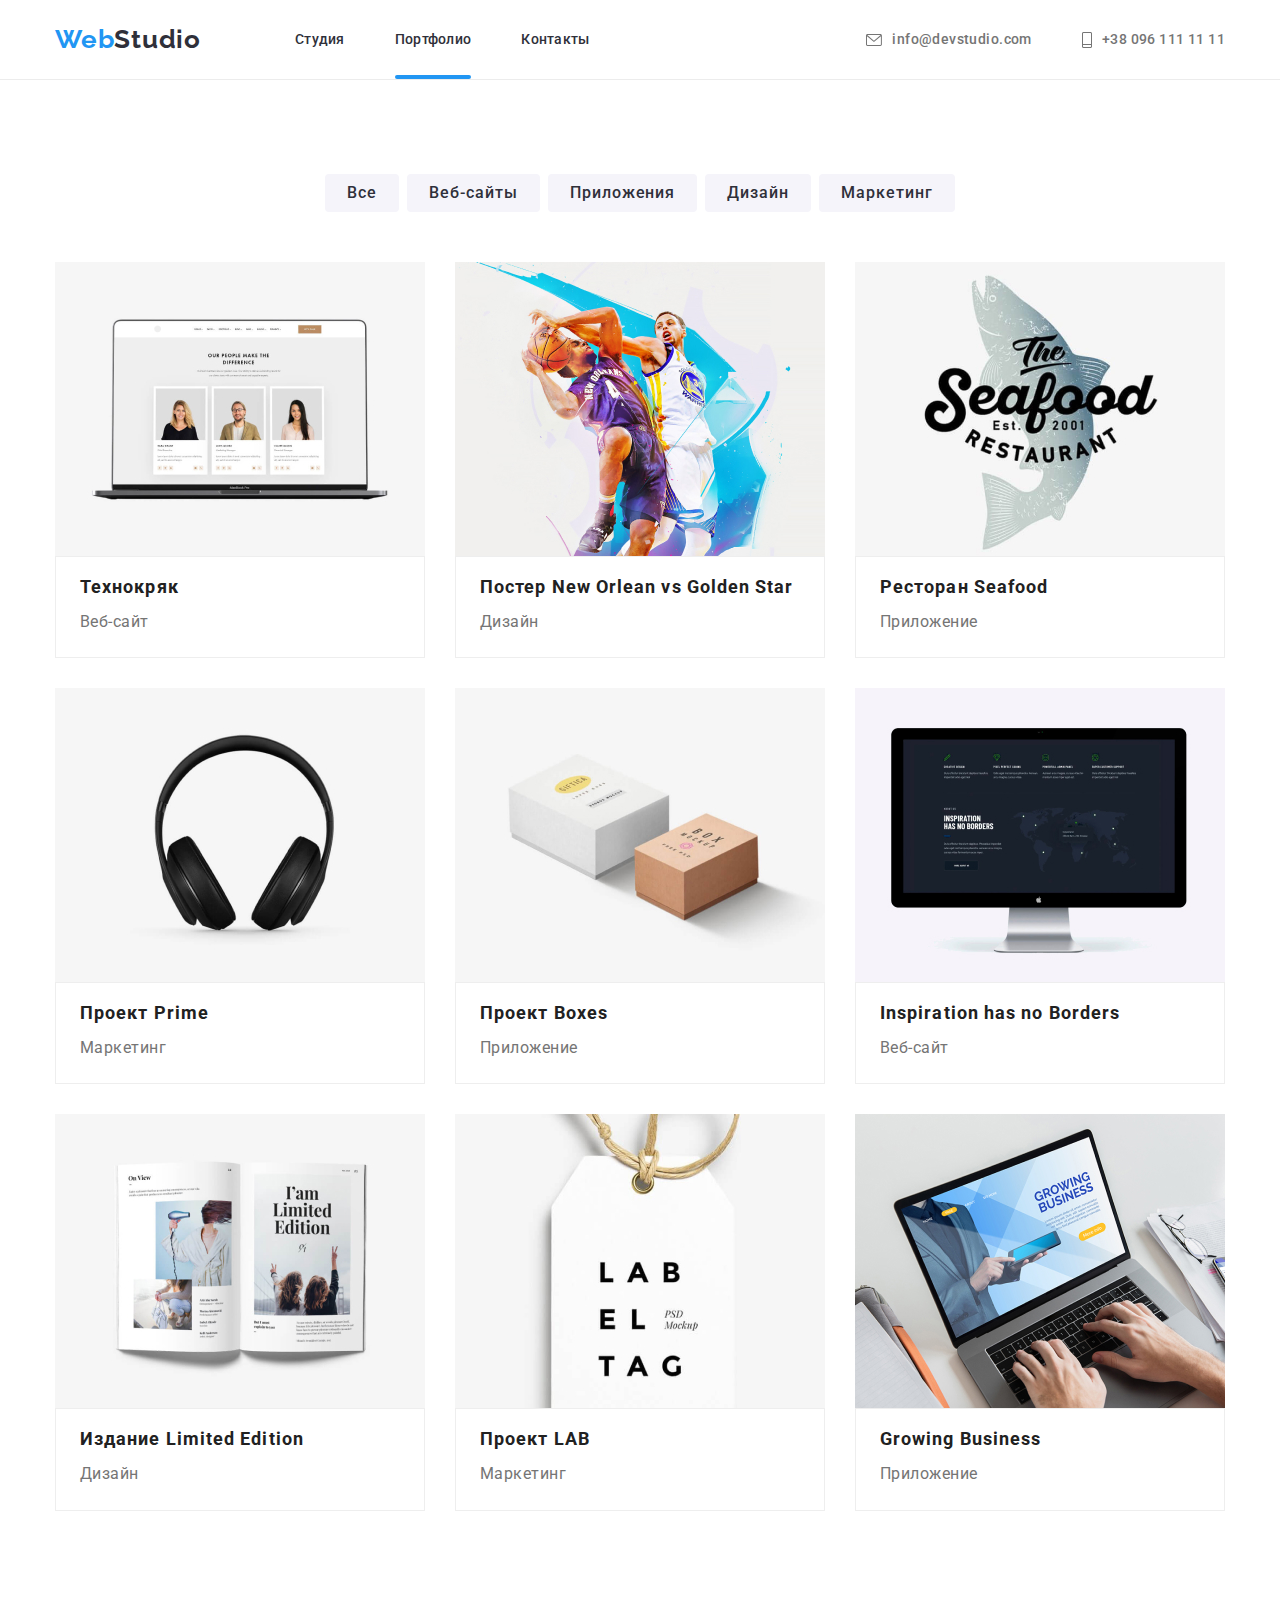
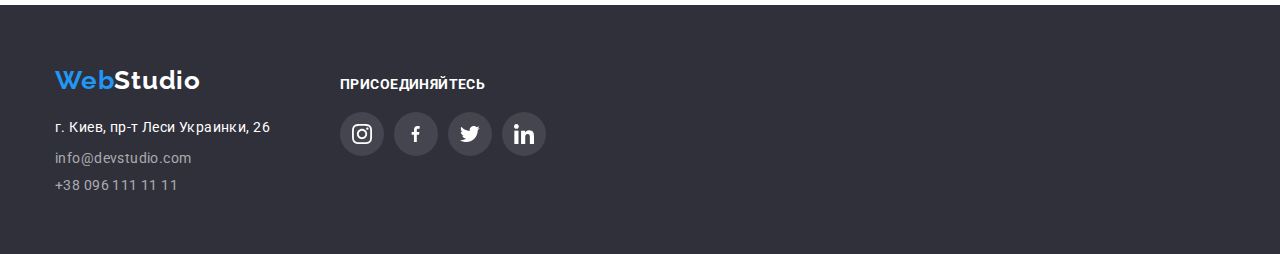
<file: portfolio.html>
<!DOCTYPE html>
<html lang="en">

<head>
    <meta charset="UTF-8" />
    <meta http-equiv="X-UA-Compatible" content="IE=edge" />
    <meta name="viewport" content="width=device-width, initial-scale=1.0" />
    <link rel="preconnect" href="https://fonts.gstatic.com" crossorigin />
    <link href="https://fonts.googleapis.com/css2?family=Raleway:wght@700&family=Roboto:wght@400;500;700;900&display=swap" rel="stylesheet" />
    <link rel="stylesheet" type="text/css" href="./modern-normalize.css" />
    <link rel="stylesheet" type="text/css" href="./styles/style.css" />
    <title>Document</title>
</head>

<body>
    <!--HEADER-->
    <header>
        <div class="container container-nav">
            <nav class="nav">
                <a href="" class="nav_logo">Web<span>Studio</span></a>

                <ul class="menu">
                    <li><a href="./index.html" class="menu-link">Студия</a></li>
                    <li><a href="" class="current menu-link ">Портфолио</a></li>
                    <li><a href="" class="menu-link">Контакты</a></li>
                </ul>
            </nav>

            <ul class="contacts">
                <li class="contacts-item">
                    <a href="mailto:info@devstudio.com" class="mail">
                        <svg class="contact-icons" width="16" height="12" fill="color: #757575">
              <use
                href="./images/symbol-defs.svg#icon-envelope-hover"
              ></use></svg
            >info@devstudio.com</a
          >
        </li>
        <li class="contacts-item">
          <a href="tel:+380961111111" class="tel"
            ><svg class="contact-icons" width="10" height="16">
              <use href="./images/symbol-defs.svg#icon-Vector-11"></use></svg
            >+38 096 111 11 11</a
          >
        </li>
      </ul>
    </div>
  </header>

    <main>
      <section class="section">
        <div class="container">
          <!--скрыть-->
          <h1 class="our-works">Наши Работы</h1>
          <!--скрыть-->

          <ul class="button-list">
            <li><button type="button" class="buttons">Все</button></li>
            <li><button type="button" class="buttons">Веб-сайты</button></li>
            <li><button type="button" class="buttons">Приложения</button></li>
            <li><button type="button" class="buttons">Дизайн</button></li>
            <li><button type="button" class="buttons">Маркетинг</button></li>
          </ul>

          <ul class="portfolio-list">
            <li class="cards">
              <a href="" class="cards-link">
                <div class="cards-main">
                  <img
                    src="./images/portfolio/img.jpg"
                    alt="Технокряк"
                    width="370"
                    class="cards-img"
                  />
                  <div class="product-overlay"><p>Ресурс предлагает комплексные предложения с разным уровнем функционала и сервисов. Все это позволит посетителю получить исчерпывающие сведения о компании или частном лице.</p>  </div>
                </div>
                <div class="cards-info">
                  <h2 class="cards-h2">Технокряк</h2>
                  <p class="cards-p">Веб-сайт</p>
                </div>
              </a>
            </li>
            <li class="cards">
              <a href="" class="cards-link">
                <div class="cards-main">
                  <img
                    src="./images/portfolio/img-1.jpg"
                    alt=" Постер New Orlean vs Golden Star
                    "
                    width="370"
                  />
                  <div class="product-overlay"><p>Ресурс предлагает комплексные предложения с разным уровнем функционала и сервисов. Все это позволит посетителю получить исчерпывающие сведения о компании или частном лице.</p>   </div>
                </div>
                <div class="cards-info">
                  <h2 class="cards-h2">Постер New Orlean vs Golden Star</h2>
                  <p class="cards-p">Дизайн</p>
                </div>
              </a>
            </li>
            <li class="cards">
              <a href="" class="cards-link">
                <div class="cards-main">
                  <img
                    src="./images/portfolio/img-2.jpg"
                    alt="Ресторан Seafood "
                    width="370"
                  />
                  <div class="product-overlay"><p>Ресурс предлагает комплексные предложения с разным уровнем функционала и сервисов. Все это позволит посетителю получить исчерпывающие сведения о компании или частном лице.</p>  </div>
                </div>
                <div class="cards-info">
                  <h2 class="cards-h2">Ресторан Seafood</h2>
                  <p class="cards-p">Приложение</p>
                </div>
              </a>
            </li>
            <li class="cards">
              <a href="" class="cards-link">
                <div class="cards-main">
                  <img
                    src="./images/portfolio/img-3.jpg"
                    alt="Проект Prime "
                    width="370"
                  />
                  <div class="product-overlay"><p>Ресурс предлагает комплексные предложения с разным уровнем функционала и сервисов. Все это позволит посетителю получить исчерпывающие сведения о компании или частном лице.</p>  </div>
                </div>
                <div class="cards-info">
                  <h2 class="cards-h2">Проект Prime</h2>
                  <p class="cards-p">Маркетинг</p>
                </div>
              </a>
            </li>
            <li class="cards">
              <a href="" class="cards-link">
                <div class="cards-main">
                  <img
                    src="./images/portfolio/img-4.jpg"
                    alt=" Проект Boxes"
                    width="370"
                  />
                  <div class="product-overlay"><p>Ресурс предлагает комплексные предложения с разным уровнем функционала и сервисов. Все это позволит посетителю получить исчерпывающие сведения о компании или частном лице.</p>   </div>
                </div>
                <div class="cards-info">
                  <h2 class="cards-h2">Проект Boxes</h2>
                  <p class="cards-p">Приложение</p>
                </div>
              </a>
            </li>
            <li class="cards">
              <a href="" class="cards-link">
                <div class="cards-main">
                  <img
                    src="./images/portfolio/img-5.jpg"
                    alt="Inspiration has no Borders "
                    width="370"
                  />
                  <div class="product-overlay"><p>Ресурс предлагает комплексные предложения с разным уровнем функционала и сервисов. Все это позволит посетителю получить исчерпывающие сведения о компании или частном лице.</p>   </div>
                </div>
                <div class="cards-info">
                  <h2 class="cards-h2">Inspiration has no Borders</h2>
                  <p class="cards-p">Веб-сайт</p>
                </div>
              </a>
            </li>
            <li class="cards">
              <a href="" class="cards-link">
                <div class="cards-main">
                  <img
                    src="./images/portfolio/img-6.jpg"
                    alt="Издание Limited Edition"
                    width="370"
                  />
                  <div class="product-overlay"><p>Ресурс предлагает комплексные предложения с разным уровнем функционала и сервисов. Все это позволит посетителю получить исчерпывающие сведения о компании или частном лице.</p>  </div>
                </div>
                <div class="cards-info">
                  <h2 class="cards-h2">Издание Limited Edition</h2>
                  <p class="cards-p">Дизайн</p>
                </div>
              </a>
            </li>
            <li class="cards">
              <a href="" class="cards-link">
                <div class="cards-main">
                  <img
                    src="./images/portfolio/img-7.jpg"
                    alt="Проект LAB"
                    width="370"
                  />
                  <div class="product-overlay"><p>Ресурс предлагает комплексные предложения с разным уровнем функционала и сервисов. Все это позволит посетителю получить исчерпывающие сведения о компании или частном лице.</p>   </div>
                </div>
                <div class="cards-info">
                  <h2 class="cards-h2">Проект LAB</h2>
                  <p class="cards-p">Маркетинг</p>
                </div>
              </a>
            </li>
            <li class="cards">
              <a href="" class="cards-link">
                <div class="cards-main">
                  <img
                    src="./images/portfolio/img-8.jpg "
                    alt="Growing Business "
                    width="370"
                  />
                  <div class="product-overlay"><p>Ресурс предлагает комплексные предложения с разным уровнем функционала и сервисов. Все это позволит посетителю получить исчерпывающие сведения о компании или частном лице.</p>  </div>
                </div>
                <div class="cards-info">
                  <h2 class="cards-h2">Growing Business</h2>
                  <p class="cards-p">Приложение</p>
                </div>
              </a>
            </li>
          </ul>
        </div>
      </section>
    </main>

    <!--FOOTER-->

    <footer>
      <div class="container footer-container">
        <div class="addres-con">
          <a href="" class="footer-logo"><span>Web</span>Studio</a>
          <address>
            <ul class="address">
              <li class="address-list">
                <a
                  href="https://goo.gl/maps/dbALaQ9YhSVhBDLY6"
                  class="footer-address"
                  >г. Киев, пр-т Леси Украинки, 26</a
                >
              </li>
              <li class="address-list">
                <a href="mailto:info@devstudio.com" class="footer-mail"
                  >info@devstudio.com</a
                >
              </li>
              <li class="address-list">
                <a href="tel:+380961111111" class="footer-tel"
                  >+38 096 111 11 11</a
                >
              </li>
            </ul>
          </address>
        </div>
        <div class="footer-join">
          <h2 class="join-slogan">присоединяйтесь</h2>
          <ul class="footer-links">
            <li>
              <a href="" class="footer-items"
                ><svg class="footer-icons" width="20" height="20">
                  <use
                    href="./images/symbol-defs.svg#icon-instagram-2"
                  ></use></svg
              ></a>
            </li>
            <li>
              <a href="" class="footer-items"
                ><svg class="footer-icons" width="20" height="16">
                  <use href="./images/symbol-defs.svg#icon-Vector-2"></use></svg
              ></a>
            </li>
            <li>
              <a href="" class="footer-items">
                <svg class="footer-icons" width="20" height="20">
                  <use href="./images/symbol-defs.svg#icon-Vector-1"></use>
                </svg>
                    </a>
                </li>
                <li>
                    <a href="" class="footer-items"><svg class="footer-icons" width="20" height="20">
                  <use
                    href="./images/symbol-defs.svg#icon-linkedin-1"
                  ></use></svg
              ></a>
                </li>
            </ul>
        </div>
        </div>
        </footer>
</body>

</html>
</file>
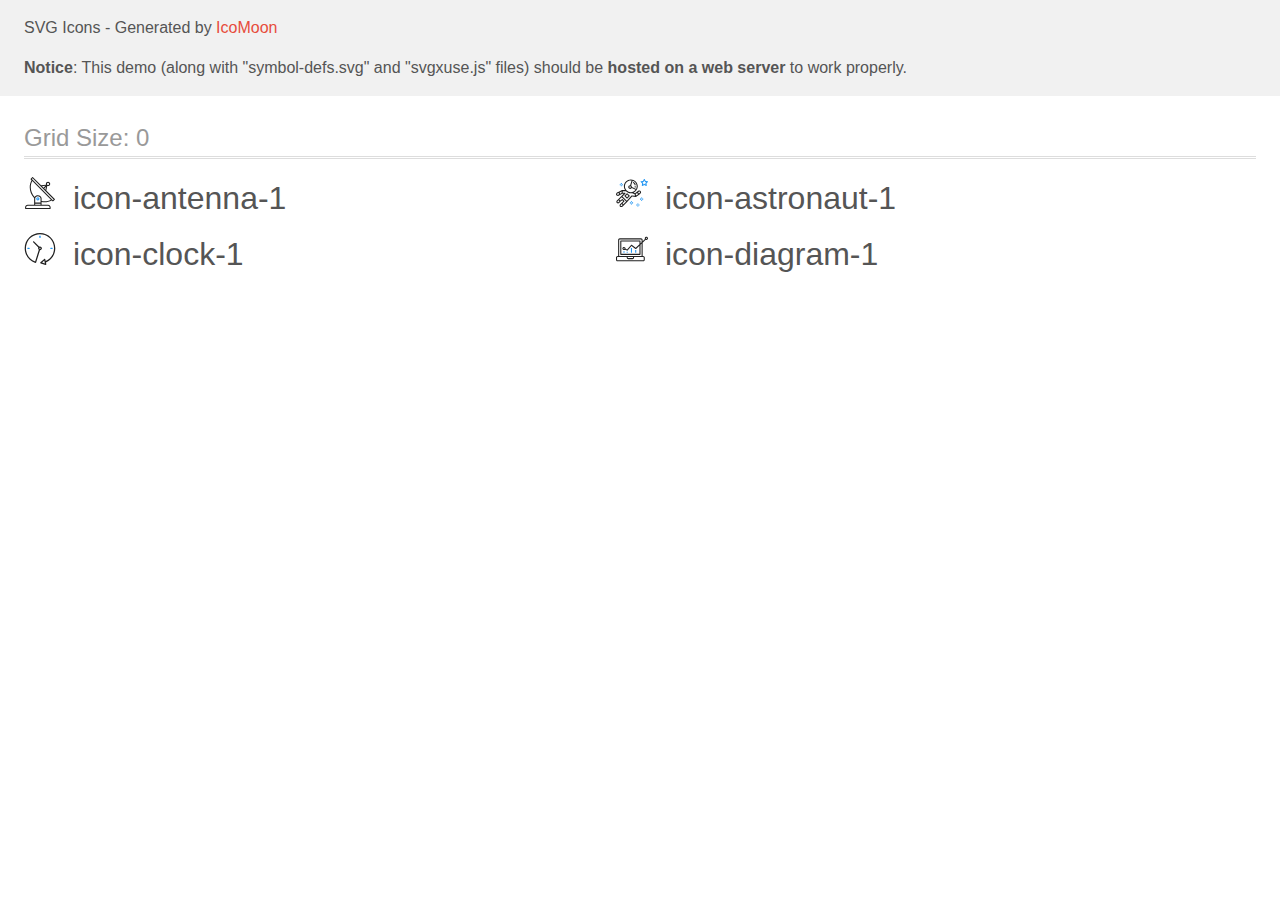
<file: images/quality/icomoon (1)/demo-external-svg.html>
<!doctype html>
<html>
<head>
    <title>IcoMoon - SVG Icons</title>
    <meta charset="utf-8">
    <meta name="viewport" content="width=device-width, initial-scale=1">
    <link rel="stylesheet" href="demo-files/demo.css">
    <link rel="stylesheet" href="style.css">
</head>
<body>
<header class="bgc1 clearfix">
<div class="mhl">
    <p>SVG Icons - Generated by <a href="https://icomoon.io/app">IcoMoon</a></p><p><strong>Notice</strong>: This demo (along with "symbol-defs.svg" and "svgxuse.js" files) should be <b>hosted on a web server</b> to work properly.</p>
</div>
</header>
    <div class="clearfix mhl ptl">
        <h1 class="mvm mtn fgc1">Grid Size: 0</h1>
        <div class="glyph fs1">
            <div class="clearfix pbs">
                <svg class="icon icon-antenna-1"><use xlink:href="symbol-defs.svg#icon-antenna-1"></use></svg><span class="name"> icon-antenna-1</span>
            </div>
        </div>
        <div class="glyph fs1">
            <div class="clearfix pbs">
                <svg class="icon icon-astronaut-1"><use xlink:href="symbol-defs.svg#icon-astronaut-1"></use></svg><span class="name"> icon-astronaut-1</span>
            </div>
        </div>
        <div class="glyph fs1">
            <div class="clearfix pbs">
                <svg class="icon icon-clock-1"><use xlink:href="symbol-defs.svg#icon-clock-1"></use></svg><span class="name"> icon-clock-1</span>
            </div>
        </div>
        <div class="glyph fs1">
            <div class="clearfix pbs">
                <svg class="icon icon-diagram-1"><use xlink:href="symbol-defs.svg#icon-diagram-1"></use></svg><span class="name"> icon-diagram-1</span>
            </div>
        </div>
  </div>
<script defer src="svgxuse.js"></script>
</body>
</html>
</file>
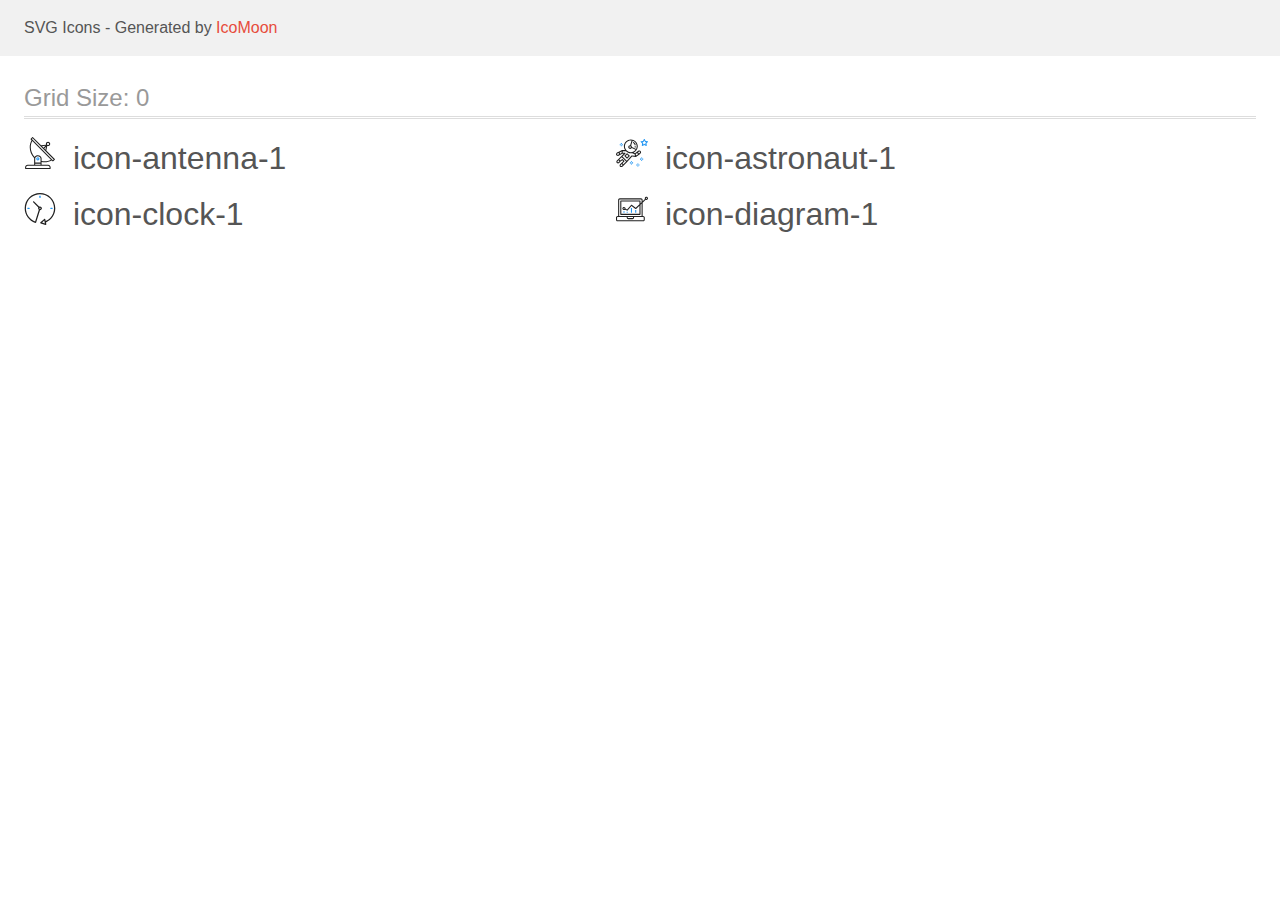
<file: images/quality/icomoon (1)/demo.html>
<!doctype html>
<html>
<head>
    <title>IcoMoon - SVG Icons</title>
    <meta charset="utf-8">
    <meta name="viewport" content="width=device-width, initial-scale=1">
    <link rel="stylesheet" href="demo-files/demo.css">
    <link rel="stylesheet" href="style.css">
</head>
<body>
<svg aria-hidden="true" style="position: absolute; width: 0; height: 0; overflow: hidden;" version="1.1" xmlns="http://www.w3.org/2000/svg" xmlns:xlink="http://www.w3.org/1999/xlink">
<defs>
<symbol id="icon-antenna-1" viewBox="0 0 32 32">
<path fill="#212121" style="fill: var(--color1, #212121)" d="M30.773 22.098l-8.443-8.505 0.937-4.615c0.242 0.094 0.499 0.144 0.758 0.146h0.006c1.192 0.014 2.17-0.941 2.184-2.133s-0.941-2.17-2.133-2.184c-1.192-0.014-2.17 0.941-2.184 2.133-0.003 0.255 0.039 0.509 0.125 0.749l-4.96 0.605-8.091-8.133c-0.099-0.101-0.235-0.159-0.377-0.16-0.14 0.001-0.274 0.056-0.373 0.155l-1.513 1.504c-0.208 0.208-0.208 0.546 0 0.754l0.814 0.826c-3.153 5.798-2.129 12.978 2.519 17.663 0.043 0.041 0.092 0.074 0.146 0.098-0.034 0.18-0.051 0.364-0.052 0.547v6.187h-6.4c-1.472 0.002-2.665 1.195-2.667 2.667v1.067c0 0.295 0.239 0.533 0.533 0.533h24.533c0.295 0 0.533-0.239 0.533-0.533v-1.067c-0.002-1.472-1.195-2.665-2.667-2.667h-6.4v-2.742c1.003 0.21 2.024 0.317 3.049 0.32 2.458-0.003 4.877-0.615 7.040-1.783l0.818 0.823c0.099 0.101 0.235 0.159 0.377 0.16 0.14-0.001 0.274-0.056 0.373-0.155l1.513-1.504c0.208-0.208 0.208-0.546 0-0.754zM23.28 6.233c0.418-0.415 1.093-0.414 1.508 0.004s0.414 1.093-0.004 1.508c-0.2 0.199-0.47 0.31-0.752 0.31h-0.003c-0.589-0.003-1.064-0.483-1.061-1.072 0.002-0.282 0.115-0.552 0.314-0.751h-0.002zM22.024 9.738l-0.598 2.946-1.175-1.182 1.774-1.763zM21.419 8.836l-1.92 1.909-1.485-1.493 3.405-0.415zM24.004 28.8c0.884 0 1.6 0.716 1.6 1.6v0.533h-23.467v-0.533c0-0.884 0.716-1.6 1.6-1.6h20.267zM16.537 26.667v1.067h-5.333v-1.067h5.333zM11.204 25.6v-4.053c0-1.294 1.196-2.347 2.667-2.347s2.667 1.053 2.667 2.347v4.053h-5.333zM17.604 23.904v-2.357c0-1.882-1.675-3.413-3.733-3.413-1.331-0.020-2.576 0.657-3.281 1.786-4.058-4.274-4.971-10.645-2.279-15.887l18.602 18.708c-2.872 1.461-6.165 1.873-9.309 1.163zM28.893 23.22l-21.057-21.181 0.755-0.752 7.935 7.98c0.004 0 0.006 0.007 0.010 0.010l13.115 13.191-0.757 0.752z"></path>
<path fill="#2196f3" style="fill: var(--color2, #2196f3)" d="M13.876 20.267h-0.005c-0.884-0.001-1.601 0.714-1.602 1.598s0.714 1.601 1.598 1.602h0.005c0.884 0.001 1.601-0.714 1.602-1.598s-0.714-1.601-1.598-1.602zM14.249 22.245c-0.1 0.1-0.236 0.156-0.378 0.155-0.295-0.002-0.532-0.242-0.531-0.536 0.001-0.141 0.057-0.276 0.157-0.375s0.233-0.154 0.373-0.155c0.295 0.002 0.532 0.241 0.53 0.536-0.001 0.141-0.057 0.276-0.157 0.375h0.005z"></path>
</symbol>
<symbol id="icon-astronaut-1" viewBox="0 0 32 32">
<path fill="#2196f3" style="fill: var(--color2, #2196f3)" d="M31.974 4.524c-0.063-0.193-0.229-0.333-0.43-0.363l-1.91-0.278-0.855-1.731c-0.179-0.365-0.777-0.365-0.956 0l-0.855 1.731-1.91 0.278c-0.201 0.029-0.367 0.17-0.431 0.363-0.062 0.193-0.011 0.405 0.135 0.547l1.383 1.348-0.326 1.903c-0.034 0.2 0.048 0.402 0.212 0.522 0.166 0.121 0.382 0.135 0.562 0.040l1.709-0.899 1.709 0.899c0.078 0.041 0.164 0.061 0.249 0.061 0.11 0 0.221-0.034 0.314-0.102 0.164-0.119 0.246-0.322 0.212-0.522l-0.326-1.903 1.383-1.348c0.145-0.142 0.197-0.354 0.135-0.547zM29.511 5.851c-0.125 0.122-0.183 0.299-0.153 0.472l0.191 1.114-1-0.526c-0.078-0.041-0.163-0.061-0.249-0.061s-0.17 0.020-0.249 0.061l-1.001 0.526 0.191-1.114c0.030-0.173-0.028-0.349-0.153-0.472l-0.81-0.789 1.119-0.163c0.174-0.025 0.324-0.134 0.402-0.292l0.5-1.013 0.5 1.013c0.078 0.157 0.228 0.267 0.402 0.292l1.119 0.163-0.809 0.789z"></path>
<path fill="#2196f3" style="fill: var(--color2, #2196f3)" d="M26.134 20.522h-1.067v1.067h1.067v-1.067z"></path>
<path fill="#2196f3" style="fill: var(--color2, #2196f3)" d="M26.134 22.656h-1.067v1.067h1.067v-1.067z"></path>
<path fill="#2196f3" style="fill: var(--color2, #2196f3)" d="M27.2 21.589h-1.067v1.067h1.067v-1.067z"></path>
<path fill="#2196f3" style="fill: var(--color2, #2196f3)" d="M25.067 21.589h-1.067v1.067h1.067v-1.067z"></path>
<path fill="#2196f3" style="fill: var(--color2, #2196f3)" d="M22.4 26.389h-1.067v1.067h1.067v-1.067z"></path>
<path fill="#2196f3" style="fill: var(--color2, #2196f3)" d="M22.4 28.522h-1.067v1.067h1.067v-1.067z"></path>
<path fill="#2196f3" style="fill: var(--color2, #2196f3)" d="M23.467 27.456h-1.067v1.067h1.067v-1.067z"></path>
<path fill="#2196f3" style="fill: var(--color2, #2196f3)" d="M21.333 27.456h-1.067v1.067h1.067v-1.067z"></path>
<path fill="#2196f3" style="fill: var(--color2, #2196f3)" d="M16 24.256h-1.067v1.067h1.067v-1.067z"></path>
<path fill="#2196f3" style="fill: var(--color2, #2196f3)" d="M16 26.389h-1.067v1.067h1.067v-1.067z"></path>
<path fill="#2196f3" style="fill: var(--color2, #2196f3)" d="M17.067 25.322h-1.067v1.067h1.067v-1.067z"></path>
<path fill="#2196f3" style="fill: var(--color2, #2196f3)" d="M14.933 25.322h-1.067v1.067h1.067v-1.067z"></path>
<path fill="#2196f3" style="fill: var(--color2, #2196f3)" d="M5.867 6.122h-1.067v1.067h1.067v-1.067z"></path>
<path fill="#2196f3" style="fill: var(--color2, #2196f3)" d="M5.867 8.255h-1.067v1.067h1.067v-1.067z"></path>
<path fill="#2196f3" style="fill: var(--color2, #2196f3)" d="M6.933 7.189h-1.067v1.067h1.067v-1.067z"></path>
<path fill="#2196f3" style="fill: var(--color2, #2196f3)" d="M4.8 7.189h-1.067v1.067h1.067v-1.067z"></path>
<path fill="#212121" style="fill: var(--color1, #212121)" d="M24.715 14.159c-0.287-0.388-0.709-0.637-1.188-0.705-0.481-0.068-0.956 0.058-1.34 0.352l-1.252 0.96-1.898 1.417-1.358-0.541c2.421-1.086 4.114-3.508 4.114-6.32 0-3.823-3.123-6.933-6.961-6.933s-6.961 3.11-6.961 6.933c0 1.386 0.414 2.674 1.12 3.758l-2.764-0.024c-0.002 0-0.003 0-0.005 0-0.009 0-0.015 0.004-0.023 0.005-0.053 0.002-0.105 0.013-0.155 0.031-0.013 0.005-0.026 0.008-0.038 0.013-0.006 0.003-0.013 0.003-0.019 0.006l-3.233 1.596c-0.001 0-0.001 0-0.001 0.001l-1.893 0.911c-0.021 0.009-0.042 0.021-0.063 0.035-0.755 0.502-1.012 1.489-0.598 2.295 0.22 0.429 0.595 0.745 1.056 0.889 0.178 0.055 0.359 0.083 0.539 0.083 0.29 0 0.577-0.071 0.839-0.211l1.388-0.738 2.264-1.169 1.357-0.008-5.442 5.416c-0.001 0.001-0.001 0.001-0.002 0.001l-1.339 1.333c-0.316 0.315-0.49 0.732-0.49 1.178s0.174 0.863 0.49 1.179c0.325 0.323 0.752 0.485 1.179 0.485s0.854-0.162 1.18-0.485l1.314-1.309 1.741-1.3 0.901 0.897-1.762 1.754c-0 0.001-0.001 0.001-0.002 0.001l-1.339 1.333c-0.316 0.315-0.49 0.732-0.49 1.178s0.174 0.863 0.49 1.179c0.325 0.323 0.753 0.485 1.18 0.485s0.855-0.162 1.18-0.485l3.482-3.467c0.001-0.001 0.001-0.001 0.001-0.002l1.010-1-0.004-0.004c0.006-0.006 0.015-0.009 0.022-0.015l5.166-5.658 3.471 0.494c0.025 0.004 0.050 0.005 0.075 0.005 0.065 0 0.127-0.015 0.187-0.038 0.018-0.006 0.033-0.015 0.050-0.023 0.019-0.010 0.039-0.015 0.058-0.027l3.213-2.133c0.012-0.008 0.018-0.021 0.029-0.029 0.013-0.010 0.029-0.014 0.041-0.026l1.271-1.191c0.662-0.62 0.753-1.635 0.212-2.362zM2.13 17.77c-0.173 0.093-0.37 0.111-0.558 0.052-0.187-0.058-0.338-0.186-0.427-0.358-0.161-0.314-0.068-0.695 0.214-0.902l1.314-0.632 0.449 1.312-0.992 0.528zM5.628 15.942l-1.548 0.8-0.439-1.283 2.027-1.001-0.040 1.484zM20.727 9.322c0 0.918-0.219 1.785-0.599 2.559l-4.181-1.899c-0.044-0.573-0.341-1.075-0.788-1.388l1.464-4.86c2.378 0.756 4.105 2.974 4.105 5.588zM8.938 9.322c0-3.235 2.644-5.867 5.894-5.867 0.253 0 0.5 0.021 0.745 0.052l-1.432 4.754c-0.019-0.001-0.037-0.006-0.057-0.006-1.033 0-1.873 0.837-1.873 1.867s0.84 1.867 1.873 1.867c0.694 0 1.294-0.383 1.618-0.945l3.862 1.755c-1.075 1.446-2.795 2.39-4.737 2.39-3.25 0-5.894-2.632-5.894-5.867zM14.894 10.122c0 0.441-0.362 0.8-0.806 0.8s-0.806-0.359-0.806-0.8c0-0.441 0.362-0.8 0.806-0.8s0.806 0.359 0.806 0.8zM2.465 25.146c-0.236 0.234-0.619 0.234-0.854 0.001-0.114-0.114-0.176-0.263-0.176-0.423s0.062-0.309 0.176-0.421l0.962-0.958 0.851 0.848-0.959 0.955zM5.679 28.88c-0.236 0.234-0.619 0.235-0.855 0.001-0.114-0.114-0.176-0.263-0.176-0.423s0.062-0.309 0.176-0.421l0.963-0.959 0.852 0.848-0.96 0.955zM9.16 25.411c-0.001 0-0.001 0-0.002 0.001l-1.765 1.76-0.852-0.848 1.763-1.755c0 0 0 0 0-0s0.001-0.001 0.002-0.001c0.040-0.040 0.065-0.088 0.090-0.135 0.007-0.014 0.020-0.026 0.026-0.040 0.017-0.041 0.019-0.085 0.026-0.129 0.003-0.025 0.014-0.047 0.014-0.073 0-0.036-0.013-0.070-0.020-0.106-0.006-0.032-0.006-0.065-0.019-0.095-0.020-0.050-0.055-0.094-0.091-0.138-0.010-0.012-0.014-0.027-0.025-0.038 0 0 0 0-0.001 0s-0.001-0.002-0.001-0.002l-1.607-1.6c-0.017-0.017-0.039-0.024-0.058-0.038-0.028-0.022-0.055-0.042-0.087-0.058-0.030-0.015-0.061-0.024-0.093-0.033-0.034-0.010-0.067-0.017-0.103-0.020-0.033-0.002-0.063 0.001-0.095 0.005-0.036 0.004-0.069 0.009-0.104 0.020-0.034 0.011-0.063 0.027-0.094 0.045-0.020 0.011-0.042 0.015-0.061 0.029l-1.773 1.324-0.901-0.897 2.399-2.386 4.361 4.289-0.928 0.919zM15.979 18.394c-0.015-0.002-0.030 0.004-0.045 0.003-0.039-0.002-0.076 0.001-0.115 0.007-0.030 0.005-0.059 0.011-0.088 0.021-0.034 0.012-0.065 0.028-0.097 0.047-0.030 0.018-0.057 0.037-0.083 0.061-0.013 0.011-0.028 0.017-0.040 0.029l-4.698 5.146-4.328-4.257 2.833-2.818c0.209-0.208 0.21-0.546 0.002-0.755-0.105-0.105-0.243-0.157-0.381-0.156v-0.001l-2.219 0.013 0.028-1.607 3.104 0.027c1.265 1.294 3.029 2.101 4.981 2.101 0.437 0 0.864-0.045 1.279-0.123 0.040 0.032 0.079 0.065 0.13 0.085l2.41 0.96 0.331 1.644-3.003-0.427zM20.020 18.572l-0.313-1.558 1.446-1.080 0.947 1.257-2.080 1.381zM23.774 15.741l-0.838 0.785-0.931-1.236 0.831-0.637c0.155-0.119 0.351-0.168 0.543-0.143 0.193 0.027 0.364 0.128 0.48 0.284 0.217 0.292 0.18 0.699-0.085 0.947z"></path>
<path fill="#212121" style="fill: var(--color1, #212121)" d="M13.602 18.544l-2.143-2.133c-0.207-0.207-0.545-0.207-0.753 0l-2.142 2.133c-0.1 0.101-0.157 0.236-0.157 0.378s0.056 0.278 0.157 0.378l2.142 2.133c0.104 0.103 0.241 0.155 0.377 0.155s0.273-0.052 0.376-0.155l2.143-2.133c0.1-0.1 0.157-0.236 0.157-0.378s-0.057-0.278-0.157-0.378zM11.083 20.303l-1.387-1.381 1.387-1.381 1.387 1.381-1.387 1.381z"></path>
<path fill="#212121" style="fill: var(--color1, #212121)" d="M17.164 5.071l-0.258 1.036c0.071 0.018 1.738 0.452 1.738 2.149h1.067c-0-2.017-1.666-2.965-2.547-3.185z"></path>
<path fill="#212121" style="fill: var(--color1, #212121)" d="M19.711 9.322h-1.067v1.067h1.067v-1.067z"></path>
</symbol>
<symbol id="icon-clock-1" viewBox="0 0 32 32">
<path fill="#212121" style="fill: var(--color1, #212121)" d="M31.297 15.301c-0.002-8.452-6.855-15.303-15.308-15.301s-15.303 6.855-15.301 15.308c0.001 6.658 4.307 12.551 10.649 14.576 0.061 0.019 0.124 0.029 0.187 0.029 0.121-0 0.239-0.032 0.342-0.094 0.135-0.080 0.236-0.207 0.283-0.356l3.865-12.25c1.057-0.005 1.909-0.866 1.903-1.923s-0.866-1.909-1.923-1.903c-0.284 0.001-0.565 0.067-0.82 0.191l-5.106-5.107c-0.253-0.245-0.657-0.238-0.902 0.016-0.239 0.247-0.239 0.639 0 0.886l5.103 5.109c-0.392 0.799-0.168 1.764 0.536 2.309l-3.683 11.673c-7.278-2.681-11.004-10.754-8.323-18.032s10.754-11.004 18.032-8.323 11.004 10.754 8.323 18.032c-1.31 3.556-4.001 6.431-7.462 7.973l-0.398-1.874c-0.073-0.344-0.411-0.565-0.756-0.492-0.109 0.023-0.209 0.074-0.292 0.148l-3.837 3.426c-0.263 0.234-0.287 0.637-0.052 0.9 0.076 0.085 0.174 0.149 0.283 0.184l4.899 1.563c0.335 0.108 0.694-0.077 0.802-0.412 0.034-0.106 0.040-0.219 0.017-0.328l-0.391-1.839c5.664-2.388 9.342-7.942 9.329-14.089zM15.992 14.664c0.352 0 0.638 0.286 0.638 0.638s-0.286 0.638-0.638 0.638c-0.352 0-0.638-0.285-0.638-0.638s0.285-0.638 0.638-0.638zM18.093 29.528l2.184-1.948 0.603 2.84-2.787-0.892z"></path>
<path fill="#2196f3" style="fill: var(--color2, #2196f3)" d="M15.354 3.185v1.275c0 0.352 0.285 0.638 0.638 0.638s0.638-0.285 0.638-0.638v-1.275c0-0.352-0.286-0.638-0.638-0.638s-0.638 0.286-0.638 0.638z"></path>
<path fill="#2196f3" style="fill: var(--color2, #2196f3)" d="M3.876 14.664c-0.352 0-0.638 0.286-0.638 0.638s0.285 0.638 0.638 0.638h1.275c0.352 0 0.638-0.285 0.638-0.638s-0.285-0.638-0.638-0.638h-1.275z"></path>
<path fill="#2196f3" style="fill: var(--color2, #2196f3)" d="M28.108 15.939c0.352 0 0.638-0.285 0.638-0.638s-0.285-0.638-0.638-0.638h-1.275c-0.352 0-0.638 0.286-0.638 0.638s0.286 0.638 0.638 0.638h1.275z"></path>
</symbol>
<symbol id="icon-diagram-1" viewBox="0 0 32 32">
<path fill="#2196f3" style="fill: var(--color2, #2196f3)" d="M14.926 14.965h1.066v4.798h-1.066v-4.797z"></path>
<path fill="#2196f3" style="fill: var(--color2, #2196f3)" d="M19.19 17.097h1.066v2.665h-1.066v-2.665z"></path>
<path fill="#2196f3" style="fill: var(--color2, #2196f3)" d="M10.661 18.696h1.066v1.066h-1.066v-1.066z"></path>
<path fill="#2196f3" style="fill: var(--color2, #2196f3)" d="M7.463 18.163h1.066v1.599h-1.066v-1.599z"></path>
<path fill="#212121" style="fill: var(--color1, #212121)" d="M1.599 28.291h25.587c0.883 0 1.599-0.716 1.599-1.599v-2.132c0-0.883-0.716-1.599-1.599-1.599h-0.533v-13.293l3.028-2.868c0.703 0.346 1.553 0.136 2.013-0.499s0.396-1.508-0.152-2.068-1.42-0.644-2.065-0.198c-0.644 0.446-0.873 1.292-0.542 2.002l-2.281 2.163v-1.23c0-0.883-0.716-1.599-1.599-1.599h-21.322c-0.883 0-1.599 0.716-1.599 1.599v15.992h-0.533c-0.883 0-1.599 0.716-1.599 1.599v2.132c0 0.883 0.716 1.599 1.599 1.599zM30.384 4.837c0.294 0 0.533 0.239 0.533 0.533s-0.239 0.533-0.533 0.533c-0.294 0-0.533-0.239-0.533-0.533s0.239-0.533 0.533-0.533zM3.198 6.969c0-0.294 0.239-0.533 0.533-0.533h21.322c0.294 0 0.533 0.239 0.533 0.533v2.239l-1.066 1.013v-2.186c0-0.294-0.239-0.533-0.533-0.533h-19.19c-0.294 0-0.533 0.239-0.533 0.533v13.326c0 0.294 0.239 0.533 0.533 0.533h19.19c0.294 0 0.533-0.239 0.533-0.533v-9.674l1.066-1.010v12.284h-22.388v-15.992zM7.996 13.899c-0.721-0.002-1.354 0.478-1.546 1.174s0.105 1.433 0.725 1.801c0.62 0.368 1.41 0.276 1.928-0.226l1.853 0.93c0.215 0.108 0.476 0.057 0.636-0.123l3.939-4.431 3.872 2.901c0.208 0.156 0.498 0.139 0.686-0.039l3.365-3.188v8.131h-18.124v-12.26h18.124v2.66l-3.771 3.572-3.904-2.927c-0.222-0.166-0.534-0.135-0.718 0.072l-3.993 4.493-1.493-0.746c0.011-0.064 0.018-0.129 0.020-0.193 0-0.883-0.716-1.599-1.599-1.599zM8.529 15.498c0 0.294-0.239 0.533-0.533 0.533s-0.533-0.239-0.533-0.533c0-0.294 0.239-0.533 0.533-0.533s0.533 0.239 0.533 0.533zM11.727 24.027h5.331v0.533c0 0.294-0.239 0.533-0.533 0.533h-4.264c-0.294 0-0.533-0.239-0.533-0.533v-0.533zM1.066 24.56c0-0.294 0.239-0.533 0.533-0.533h9.062v0.533c0 0.883 0.716 1.599 1.599 1.599h4.264c0.883 0 1.599-0.716 1.599-1.599v-0.533h9.062c0.294 0 0.533 0.239 0.533 0.533v2.132c0 0.294-0.239 0.533-0.533 0.533h-25.587c-0.294 0-0.533-0.239-0.533-0.533v-2.132z"></path>
</symbol>
</defs>
</svg>

<header class="bgc1 clearfix">
<div class="mhl">
    <p>SVG Icons - Generated by <a href="https://icomoon.io/app">IcoMoon</a></p>
</div>
</header>
    <div class="clearfix mhl ptl">
        <h1 class="mvm mtn fgc1">Grid Size: 0</h1>
        <div class="glyph fs1">
            <div class="clearfix pbs">
                <svg class="icon icon-antenna-1"><use xlink:href="#icon-antenna-1"></use></svg><span class="name"> icon-antenna-1</span>
            </div>
        </div>
        <div class="glyph fs1">
            <div class="clearfix pbs">
                <svg class="icon icon-astronaut-1"><use xlink:href="#icon-astronaut-1"></use></svg><span class="name"> icon-astronaut-1</span>
            </div>
        </div>
        <div class="glyph fs1">
            <div class="clearfix pbs">
                <svg class="icon icon-clock-1"><use xlink:href="#icon-clock-1"></use></svg><span class="name"> icon-clock-1</span>
            </div>
        </div>
        <div class="glyph fs1">
            <div class="clearfix pbs">
                <svg class="icon icon-diagram-1"><use xlink:href="#icon-diagram-1"></use></svg><span class="name"> icon-diagram-1</span>
            </div>
        </div>
  </div>
<script defer src="svgxuse.js"></script>
</body>
</html>
</file>
<file: styles/style.css>
:root {
    --brand-grey: #f5f4fa;
    --blue-color: #2196f3;
    --h-color: #212121;
    --brand-dark: #2f303a;
    --p-color: #757575;
    --icons-color: #afb1b8;
}

body {
    font-family: Roboto, sans-serif;
    color: var(--h-color);
}

ul {
    padding: 0;
    margin: 0;
}

h1,
h2,
h3,
p {
    margin: 0;
    padding: 0;
}

img {
    display: block;
    max-width: 100%;
    height: auto;
}

.container {
    width: 1200px;
    padding-left: 15px;
    padding-right: 15px;
    margin-right: auto;
    margin-left: auto;
}

.section {
    padding-top: 94px;
    padding-bottom: 94px;
}

.container-nav {
    display: flex;
    align-items: center;
}

header {
    border-bottom: 1px solid #ececec;
}

.nav {
    display: flex;
    align-items: center;
}

.nav_logo {
    font-family: Raleway;
    font-size: 26px;
    font-weight: 700;
    line-height: 1.2;
    color: var(--blue-color);
    letter-spacing: 0.03em;
    text-decoration: none;
}

.nav_logo>span {
    color: var(--brand-dark);
}

.menu {
    text-align: center;
    list-style: none;
    display: flex;
    margin-left: 94px;
}

.menu-link {
    font-weight: 500;
    font-size: 14px;
    line-height: 1.1;
    letter-spacing: 0.02em;
    color: var(--brand-dark);
    text-decoration: none;
    padding-top: 32px;
    padding-bottom: 32px;
    display: block;
    position: relative;
    transition: color 250ms cubic-bezier(0.4, 0, 0.2, 1);
}

.current::after {
    content: '';
    display: block;
    width: 100%;
    height: 4px;
    position: absolute;
    background-color: var(--blue-color);
    border-radius: 2px;
    bottom: 0;
    left: 0;
}

.menu>li {
    margin-left: 50px;
}

.menu>li:first-child {
    margin-left: 0px;
}

.contacts {
    list-style: none;
    display: flex;
    margin-left: auto;
    justify-content: center;
    align-items: center;
}

.contacts> :first-child {
    margin-right: 50px;
}

.mail,
.tel {
    color: var(--p-color);
    font-size: 14px;
    font-weight: 500;
    line-height: 1.1;
    text-decoration: none;
    letter-spacing: 0.03em;
    justify-content: center;
    align-items: center;
    transition: color 250ms cubic-bezier(0.4, 0, 0.2, 1);
}

.menu-link:hover,
.menu-link:focus {
    color: var(--blue-color);
}

.mail:hover,
.mail:focus {
    color: var(--blue-color);
}

.tel:hover,
.tel:focus {
    color: var(--blue-color);
}

.contacts-item {
    display: list-item;
    justify-content: center;
    align-items: center;
    text-align: center;
}

.mail,
.tel {
    display: flex;
    justify-content: center;
    align-items: center;
}

.contact-icons {
    fill: currentColor;
    margin-right: 10px;
    transition: fill 250ms cubic-bezier(0.4, 0, 0.2, 1);
}

.tel:hover .contact-icons,
.tel:focus .contact-icons {
    fill: var(--blue-color);
}

.mail:hover .contact-icons,
.mail:focus .contact-icons {
    fill: var(--blue-color);
}


/* MAIN BUUTTOONN */

.main-button {
    background-color: var(--brand-dark);
    text-align: center;
    padding-top: 200px;
    padding-bottom: 200px;
    background-image: linear-gradient( rgba(47, 48, 58, 0.4), rgba(47, 48, 58, 0.4)), url(../images/fon.jpg);
    max-width: 1600px;
    margin-left: auto;
    margin-right: auto;
    background-repeat: no-repeat;
    background-size: cover;
    background-position: center;
}

.main-slogan {
    font-size: 44px;
    font-weight: 900;
    line-height: 1.3;
    letter-spacing: 0.06em;
    color: #ffffff;
    text-align: center;
    text-transform: uppercase;
    margin: 0;
}

.order-button {
    background-color: var(--blue-color);
    font-size: 16px;
    font-weight: 700;
    line-height: 1.8;
    letter-spacing: 0.06em;
    cursor: pointer;
    color: #ffffff;
    text-align: center;
    font-family: Roboto;
    padding: 10px 32px 10px 32px;
    box-shadow: 0px 4px 4px rgba(0, 0, 0, 0.15);
    border-radius: 4px;
    border: var(--blue-color);
}

.button {
    margin-top: 30px;
}


/* QUALITY */

.quality-title {
    display: none;
}

.container-quality {
    padding-top: 94px;
    padding-bottom: 94px;
}

.grey-square {
    width: 270px;
    height: 120px;
    background-color: var(--brand-grey);
    margin-bottom: 30px;
    display: flex;
    justify-content: center;
    align-items: center;
}

.quality-list {
    list-style: none;
    display: flex;
    gap: 30px;
}

.quality-title {
    font-weight: bold;
    font-size: 36px;
    line-height: 1.1;
    text-align: center;
    letter-spacing: 0.03em;
    color: var(--brand-dark);
    margin: 0;
}

.quality-h3 {
    font-weight: bold;
    font-size: 14px;
    letter-spacing: 0.03em;
    text-transform: uppercase;
    line-height: 1.1;
    color: var(--brand-dark);
    margin-bottom: 10px;
}

.quality-p {
    font-size: 14px;
    letter-spacing: 0.03em;
    line-height: 1.7;
    color: var(--p-color);
    margin-top: 10px;
}


/*  TTASK  */

.task {
    padding-top: 0;
}

.task-list {
    list-style: none;
    display: flex;
    gap: 30px;
    margin-top: 50px;
}

.task-title {
    font-size: 36px;
    line-height: 1.1;
    text-align: center;
    letter-spacing: 0.03em;
    color: var(--brand-dark);
    font-weight: bold;
    margin: 0;
}

.task-item {
    position: relative;
}

.task-overlay {
    position: absolute;
    bottom: 0;
    content: "";
    display: flex;
    width: 100%;
    height: 70px;
    background-color: rgba(47, 48, 58, 0.8);
    align-items: center;
    justify-content: center;
}

.task-text {
    font-size: 14px;
    font-weight: 700;
    line-height: 1.1;
    letter-spacing: 0.03em;
    color: white;
    text-transform: uppercase;
}


/* TEAM */

.team {
    padding-top: 94px;
    padding-bottom: 94px;
    background-color: var(--brand-grey);
}

.team-list {
    list-style: none;
    display: flex;
    gap: 30px;
    margin-top: 50px;
    padding: 0;
    margin-left: auto;
    margin-right: auto;
}

.team-title {
    line-height: 1.1;
    font-weight: bold;
    font-size: 36px;
    letter-spacing: 0.03em;
    text-align: center;
    margin: 0;
}

.teamlist-h3 {
    font-weight: 500;
    font-size: 16px;
    line-height: 1.1;
    text-align: center;
    letter-spacing: 0.03em;
    color: var(--brand-dark);
}

.teamlist-p {
    font-size: 16px;
    line-height: 1.1;
    text-align: center;
    letter-spacing: 0.03em;
    color: var(--p-color);
    margin-top: 10px;
}

.member-info {
    padding-top: 30px;
    padding-bottom: 30px;
    background-color: #ffffff;
    box-shadow: 0px 1px 3px rgba(0, 0, 0, 0.12), 0px 1px 1px rgba(0, 0, 0, 0.14), 0px 2px 1px rgba(0, 0, 0, 0.2);
    border-radius: 0px 0px 4px 4px;
}

.links-list {
    display: flex;
    gap: 10px;
    justify-content: center;
    margin-top: 16px;
    list-style: none;
    cursor: pointer;
}

.links-item {
    list-style: none;
    display: flex;
    justify-content: center;
    align-items: center;
}

.team-links {
    height: 44px;
    width: 44px;
    display: flex;
    justify-content: center;
    align-items: center;
    border-radius: 50%;
    transition: background 250ms cubic-bezier(0.4, 0, 0.2, 1);
}

.team-links:hover,
.team-links:focus {
    background-color: var(--blue-color);
}

.social-icons {
    fill: var(--icons-color);
    transition: fill 250ms cubic-bezier(0.4, 0, 0.2, 1);
}

.team-links:hover .social-icons,
.team-links:focus .social-icons {
    fill: #ffffff;
}


/* CLIENTS */

.clients-list {
    list-style: none;
    display: flex;
    gap: 30px;
    margin-top: 50px;
}

.clients-card {
    width: 170px;
    height: 92px;
    border: 1px solid #afb1b8;
    border-radius: 4px;
    display: flex;
    justify-content: center;
    align-items: center;
    transition: color 250ms cubic-bezier(0.4, 0, 0.2, 1), border 250ms cubic-bezier(0.4, 0, 0.2, 1);
}

.clients-card:hover,
.clients-card:focus {
    border-color: var(--blue-color);
}

.client-icons {
    fill: var(--icons-color);
    transition: fill 250ms cubic-bezier(0.4, 0, 0.2, 1);
}

.clients-card:hover .client-icons,
.clients-card:focus .client-icons {
    fill: var(--blue-color);
}


/*  FOOOTER */

footer {
    background-color: var(--brand-dark);
    padding-top: 60px;
    padding-bottom: 60px;
    display: flex;
}

.footer-container {
    display: flex;
    align-items: baseline;
}

.address {
    list-style: none;
    margin-top: 20px;
    padding: 0;
    font-style: normal;
}

.address-list {
    margin-top: 9px;
}

.footer-logo {
    font-family: Raleway;
    font-size: 26px;
    font-weight: 700;
    line-height: 1.2;
    color: #ffffff;
    text-decoration: none;
    letter-spacing: 0.03em;
}

.footer-logo>span {
    color: var(--blue-color);
}

.footer-address {
    font-size: 14px;
    line-height: 1.7;
    letter-spacing: 0.03em;
    color: #ffffff;
    text-decoration: none;
    transition: color 250ms cubic-bezier(0.4, 0, 0.2, 1);
}

.footer-mail,
.footer-tel {
    font-size: 14px;
    line-height: 1.7px;
    letter-spacing: 0.03em;
    color: rgba(255, 255, 255, 0.6);
    text-decoration: none;
    transition: color 250ms cubic-bezier(0.4, 0, 0.2, 1);
}

.footer-address:hover,
.footer-address:focus {
    color: var(--blue-color);
}

.footer-mail:hover,
.footer-tel:hover {
    color: var(--blue-color);
}

.footer-mail:focus,
.footer-tel:focus {
    color: var(--blue-color);
}

.footer-join {
    margin-left: 70px;
}

.join-slogan {
    font-weight: bold;
    font-size: 14px;
    line-height: 1.1;
    letter-spacing: 0.03em;
    text-transform: uppercase;
    color: #ffffff;
}

.footer-links {
    display: flex;
    list-style: none;
    gap: 10px;
    margin-top: 20px;
}

.footer-items {
    display: flex;
    justify-content: center;
    align-items: center;
    height: 44px;
    width: 44px;
    border-radius: 50%;
    background-color: rgba(255, 255, 255, 0.1);
    cursor: pointer;
    vertical-align: middle;
    transition: background 250ms cubic-bezier(0.4, 0, 0.2, 1);
}

.footer-items:hover,
.footer-items:focus {
    background-color: var(--blue-color);
}

.footer-icons {
    fill: #ffffff;
}


/* PORTFOLIO */

.portfolio {
    text-align: center;
    padding-top: 94px;
    padding-bottom: 94px;
}

.our-works {
    font-weight: bold;
    font-size: 36px;
    line-height: 1.1;
    text-align: center;
    letter-spacing: 0.03em;
    margin: 0;
    display: none;
}

.portfolio-list {
    list-style: none;
    display: flex;
    flex-wrap: wrap;
    gap: 30px;
    margin-top: 50px;
}

.cards-link {
    display: block;
    text-decoration: none;
    position: relative;
    overflow: hidden;
    transition: box-shadow 250ms cubic-bezier(0.4, 0, 0.2, 1);
}

.cards-main {
    position: relative;
    overflow: hidden;
    transition: transform 250ms ease;
    text-align: center;
    justify-content: center;
}

.product-overlay {
    position: absolute;
    color: #FFFFFF;
    transition: transform 250ms ease;
    background-color: rgba(33, 150, 243, 0.9);
    top: 0;
    left: 0;
    width: 100%;
    height: 100%;
    transform: translateY(+100%);
    align-items: center;
    display: flex;
    padding-left: 24px;
    padding-right: 24px;
    font-size: 18px;
    line-height: 1.5;
    letter-spacing: 0.03em;
}

.cards-link:hover .product-overlay,
.cards-link:focus .product-overlay {
    transform: translateY(0);
}

.cards-title {
    font-weight: bold;
    font-size: 18px;
    line-height: 2;
    color: var(--brand-dark);
    letter-spacing: 0.06em;
}

.cards-info {
    padding-top: 20px;
    padding-bottom: 20px;
    padding-right: 24px;
    padding-left: 24px;
    border: 1px solid #eeeeee;
}

.cards-link:hover,
.cards-link:focus {
    box-shadow: 0px 1px 1px rgba(0, 0, 0, 0.12), 0px 4px 4px rgba(0, 0, 0, 0.06), 1px 4px 6px rgba(0, 0, 0, 0.16);
}

.cards-p {
    font-size: 16px;
    line-height: 1.9;
    letter-spacing: 0.03em;
    color: var(--p-color);
    margin-top: 10px;
}

.main-buttons {
    display: flex;
    justify-content: center;
}

.cards-h2 {
    font-weight: bold;
    font-size: 18px;
    line-height: 1.1;
    letter-spacing: 0.06em;
    color: rgba(33, 33, 33, 1);
}


/* BUUTTOONNS PORTFOLIO*/

.buttons {
    background-color: var(--brand-grey);
    color: var(--brand-dark);
    font-weight: 500;
    font-size: 16px;
    line-height: 1.6;
    letter-spacing: 0.06em;
    font-family: Roboto;
    border-radius: 4px;
    padding: 6px 22px 6px 22px;
    border: transparent;
    transition: color 250ms cubic-bezier(0.4, 0, 0.2, 1), background-color 250ms cubic-bezier(0.4, 0, 0.2, 1), box-shadow 250ms cubic-bezier(0.4, 0, 0.2, 1);
}

.buttons:focus {
    background-color: var(--blue-color);
    color: white;
    border: transparent;
    box-shadow: 0px 3px 1px rgba(0, 0, 0, 0.1), 0px 1px 2px rgba(0, 0, 0, 0.08), 0px 2px 2px rgba(0, 0, 0, 0.12);
}

.buttons:hover {
    background-color: var(--blue-color);
    color: white;
    cursor: pointer;
    border: transparent;
    box-shadow: 0px 3px 1px rgba(0, 0, 0, 0.1), 0px 1px 2px rgba(0, 0, 0, 0.08), 0px 2px 2px rgba(0, 0, 0, 0.12);
}

.button-list {
    list-style: none;
    display: flex;
    gap: 8px;
    justify-content: center;
}


/* MOOODAL */

.backdrop {
    position: fixed;
    background: rgba(0, 0, 0, 0.2);
    top: 0;
    bottom: 0;
    left: 0;
    right: 0;
    height: 100%;
    width: 100%;
    transition: opacity 250ms cubic-bezier(0.4, 0, 0.2, 1);
}

.backdrop.is-hidden {
    opacity: 0;
    pointer-events: none;
}

.modal {
    background: #ffffff;
    position: absolute;
    left: 50%;
    top: 50%;
    transform: translate(-50%, -50%);
    Width: 528px;
    Height: 581px;
}

.close_button {
    width: 30px;
    height: 30px;
    border-radius: 50%;
    background-image: url(../images/contacts/close-black-18dp.svg);
    background-position: center;
    border: 1px solid rgba(0, 0, 0, 0.1);
    background-repeat: no-repeat;
    cursor: pointer;
    position: absolute;
    top: 8px;
    right: 8px;
}
</file>
<file: images/quality/icomoon (1)/demo-files/demo.css>
body {
  padding: 0;
  margin: 0;
  font-family: sans-serif;
  font-size: 1em;
  line-height: 1.5;
  color: #555;
  background: #fff;
}
h1 {
  font-size: 1.5em;
  font-weight: normal;
  box-shadow: 0 1px #ddd, 0 2px #fff, 0 3px #ddd;
}
small {
  font-size: .66666667em;
}
a {
  color: #e74c3c;
  text-decoration: none;
}
a:hover, a:focus {
  box-shadow: 0 1px #e74c3c;
}
.bshadow0, input {
  box-shadow: inset 0 -2px #e7e7e7;
}
input:hover {
  box-shadow: inset 0 -2px #ccc;
}
input, fieldset {
  font-size: 1em;
  margin: 0;
  padding: 0;
  border: 0;
}
input {
  color: inherit;
  line-height: 1.5;
  height: 1.5em;
  padding: .25em 0;
}
input:focus {
  outline: none;
  box-shadow: inset 0 -2px #449fdb;
}
.glyph {
  font-size: 16px;
  margin-right: 1.5em;
  float: left;
  width: 17em;
}
svg {
  color: #000;
}
.liga {
  width: 80%;
  width: calc(100% - 2.5em);
}
.talign-right {
  text-align: right;
}
.talign-center {
  text-align: center;
}
.bgc1 {
  background: #f1f1f1;
}
.fgc0 {
  color: #000;
}
.fgc1 {
  color: #999;
}
p {
  margin-top: 1em;
  margin-bottom: 1em;
}
.mvm {
  margin-top: .75em;
  margin-bottom: .75em;
}
.mtn {
  margin-top: 0;
}
.mtl, .mal {
  margin-top: 1.5em;
}
.mbl, .mal {
  margin-bottom: 1.5em;
}
.mal, .mhl {
  margin-left: 1.5em;
  margin-right: 1.5em;
}
.mhmm {
  margin-left: 1em;
  margin-right: 1em;
}
.ptl {
  padding-top: 1.5em;
}
.pbs, .pvs {
  padding-bottom: .25em;
}
.pvs, .pts {
  padding-top: .25em;
}
.unit {
  float: left;
}
.unitRight {
  float: right;
}
.size1of2 {
  width: 50%;
}
.size1of1 {
  width: 100%;
}
.clearfix:before, .clearfix:after {
  content: " ";
  display: table;
}
.clearfix:after {
  clear: both;
}
.hidden-true {
  display: none;
}
.textbox0 {
  width: 3em;
  background: #f1f1f1;
  padding: .25em .5em;
  line-height: 1.5;
  height: 1.5em;
}
.fs0 {
  font-size: 16px;
}
.fs1 {
  font-size: 32px;
}
.name {
  margin-left: .25em;
}
</file>
<file: images/quality/icomoon (1)/style.css>
.icon {
  display: inline-block;
  width: 1em;
  height: 1em;
  stroke-width: 0;
  stroke: currentColor;
  fill: currentColor;
}

/* ==========================================
Single-colored icons can be modified like so:
.icon-name {
  font-size: 32px;
  color: red;
}
========================================== */
</file>
